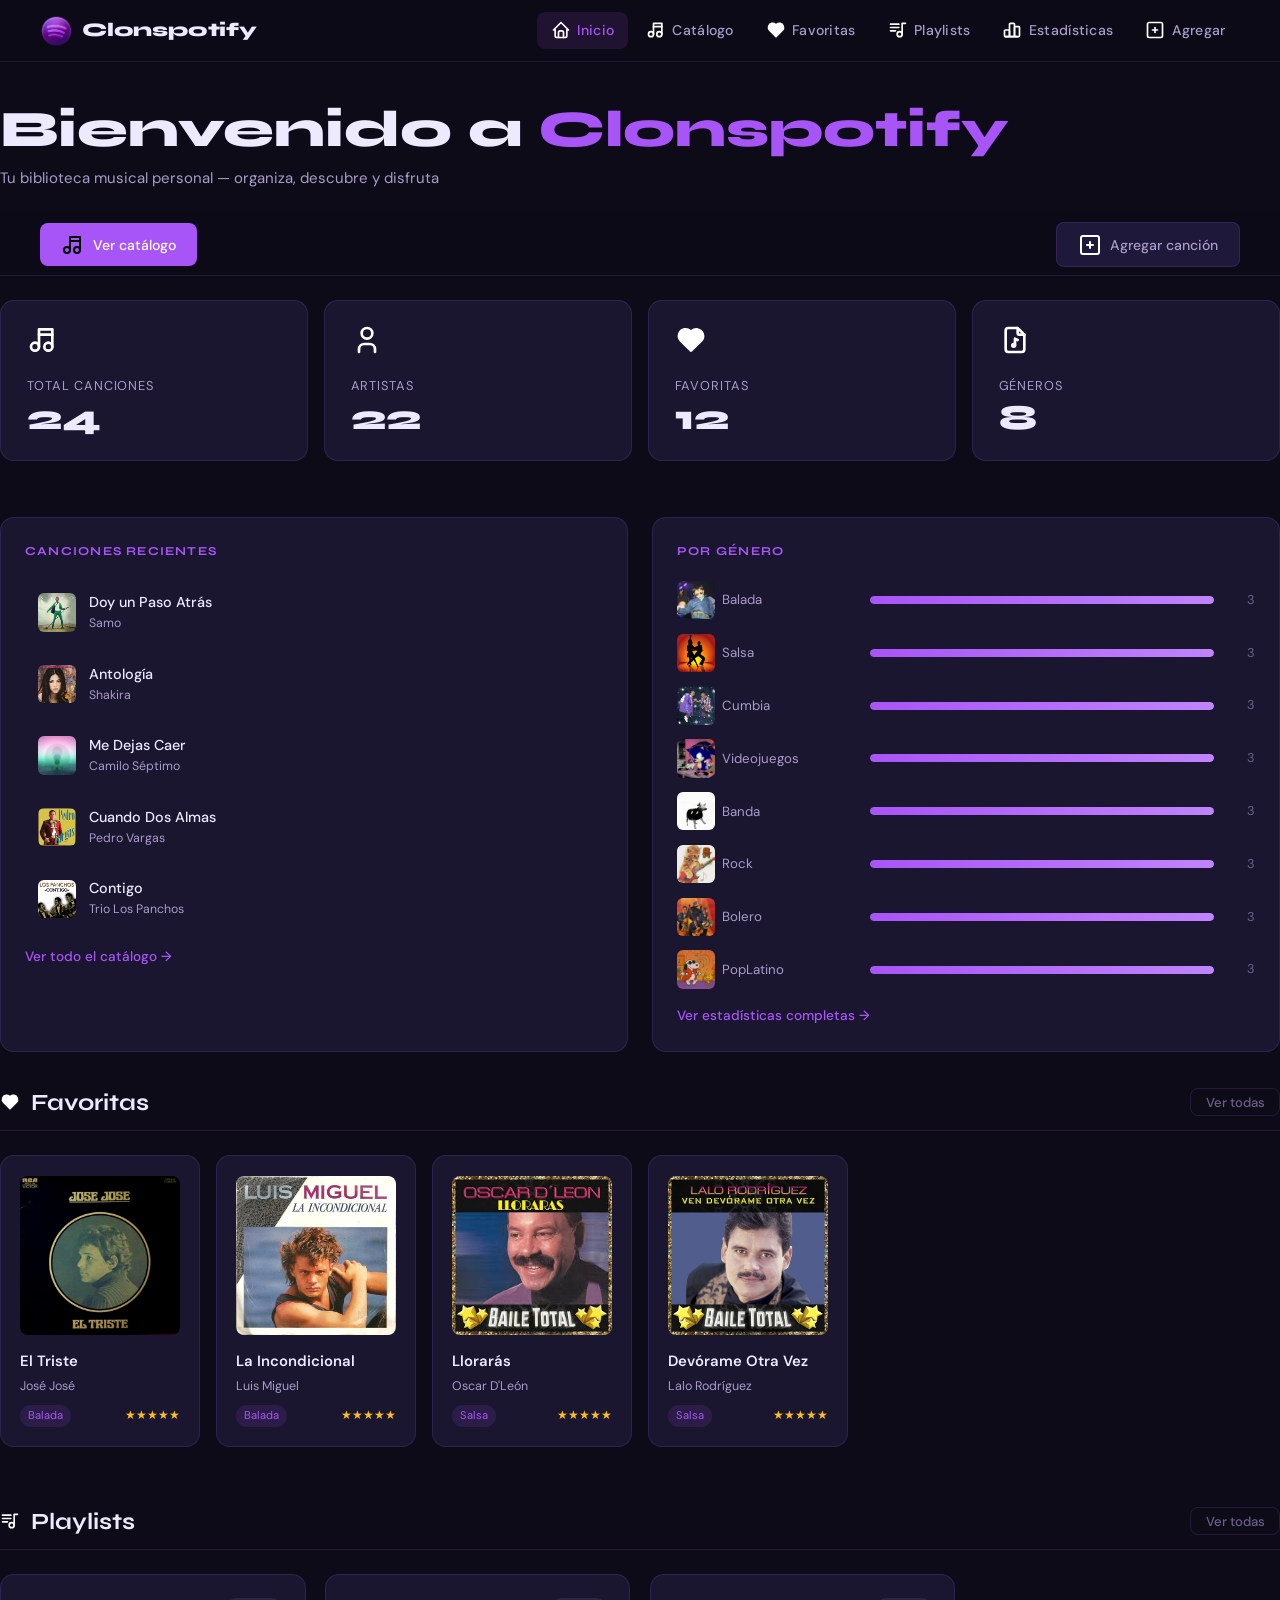
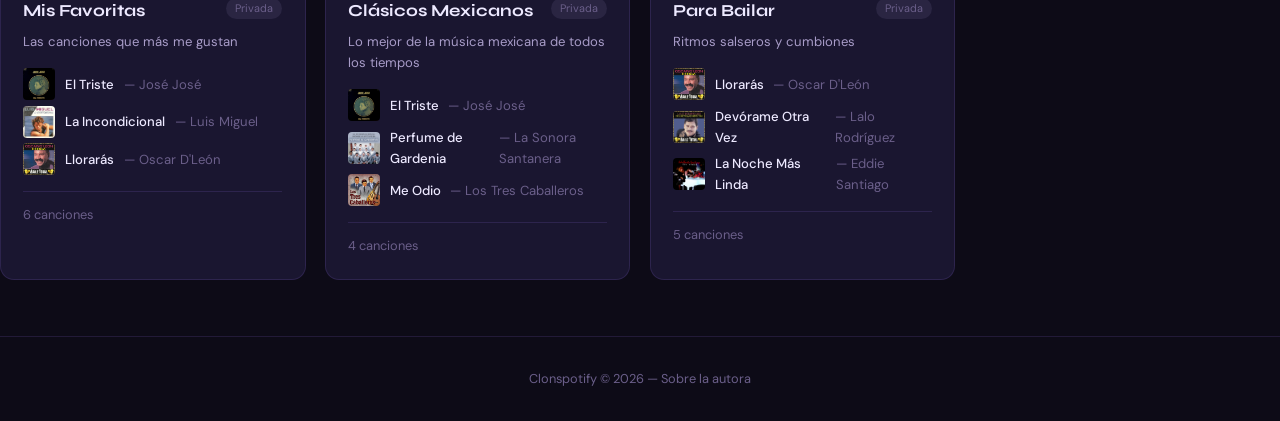
<file: index.html>
<!DOCTYPE html>
<html lang="es">

<head>

  <!-- Como vimos en clase, es para los caracteres-->
  <meta charset="UTF-8" />
  <!-- Para que se adapte a vista de dispositivos móviles-->
  <meta name="viewport" content="width=device-width, initial-scale=1.0" />

  <title>Clonspotify — Inicio</title>

  <link rel="stylesheet" href="css/styles.css" />
  
</head>

<body>

  <!-- Barra de navegación -->
  <nav>

    <!-- Logo y nombre -->
    <div class="nav-brand">
      <img src="resources/Logo.png" class="brand-logo" />
      <span class="brand-name">Clonspotify</span>
    </div>
    
    <!-- Menú hamburguesa, para cuando hagamos pequeña la vista de la página
     Funciona con los "nav-links" que declaramos más abajo-->
    <button class="nav-toggle" id="nav-toggle">☰</button>

    <ul class="nav-links" id="nav-links">
      <li><a href="index.html">        <img src="resources/home.svg" class="nav-icon"> Inicio </a></li>
      <li><a href="catalogo.html">     <img src="resources/music.svg" class="nav-icon"> Catálogo</a></li>
      <li><a href="favoritas.html">    <img src="resources/heart.svg" class="nav-icon"> Favoritas</a></li>
      <li><a href="playlists.html">    <img src="resources/playlist.svg" class="nav-icon"> Playlists</a></li>
      <li><a href="estadisticas.html"> <img src="resources/chart-bar.svg" class="nav-icon"> Estadísticas</a></li>
      <li><a href="agregar.html">      <img src="resources/square-plus.svg" class="nav-icon"> Agregar</a></li>
    </ul>

  </nav>

  <!-- BIENVENIDA -->
  <header class="hero">

    <div class="hero-text">
      <h1>Bienvenido a <span class="accent">Clonspotify</span></h1>

      <p class="subtitle">Tu biblioteca musical personal — organiza, descubre y disfruta</p>

      <nav class="hero-ctas">
        <a href="catalogo.html" class="btn btn-primary">
          <img src="resources/music.svg" class="btn-icon"> 
          Ver catálogo
        </a>

        <a href="agregar.html" class="btn btn-secondary">
          <img src="resources/square-plus.svg" class="btn-icon"> 
          Agregar canción
        </a>
      </nav>
    </div>

  </header>

  <!-- TARJETAS DE RESUMEN -->
  <section>
    <div class="stats-grid">

      <div class="stat-card">
        <img src="resources/music.svg" class="stat-icon">
        <div class="stat-label">Total canciones</div>
        <div class="stat-value" id="stat-total">—</div>
      </div>

      <div class="stat-card">
        <img src="resources/user.svg" class="stat-icon">
        <div class="stat-label">Artistas</div>
        <div class="stat-value" id="stat-artistas">—</div>
      </div>

      <div class="stat-card">
        <img src="resources/heart.svg" class="stat-icon">
        <div class="stat-label">Favoritas</div>
        <div class="stat-value" id="stat-favoritas">—</div>
      </div>

      <div class="stat-card">
        <img src="resources/file-music.svg" class="stat-icon">
        <div class="stat-label">Géneros</div>
        <div class="stat-value" id="stat-generos">—</div>
      </div>

    </div>
  </section>

  <!-- CANCIONES RECIENTES + GÉNEROS -->
  <section class="two-col">

    <div class="panel">
      <h2 class="panel-title">Canciones recientes</h2>

      <ul class="song-list" id="lista-recientes"></ul>

      <a href="catalogo.html" class="ver-todo">Ver todo el catálogo →</a>
    </div>

    <div class="panel">
      <h2 class="panel-title">Por género</h2>
      
      <div class="genre-bars" id="genre-bars"></div>
      <a href="estadisticas.html" class="ver-todo">Ver estadísticas completas →</a>
    </div>

  </section>

  <!-- FAVORITAS -->
  <section>

    <div class="section-header">
      <h2 class="section-title section-title-inline">
        <img src="resources/heart.svg" class="nav-icon s-icon"> Favoritas
      </h2>
      <a href="favoritas.html" class="btn btn-ghost btn-sm">Ver todas</a>
    </div>

    <div class="cards-grid" id="grid-favoritas-preview"></div>

  </section>

  <!-- PLAYLISTS (preview) -->
  <section>

    <div class="section-header">
      <h2 class="section-title section-title-inline">
        <img src="resources/playlist.svg" class="nav-icon s-icon"> Playlists
      </h2>
      <a href="playlists.html" class="btn btn-ghost btn-sm">Ver todas</a>
    </div>

    <div class="playlist-grid" id="playlist-preview"></div>

  </section>

  <!-- Pie de página -->
  <footer>
    <p>Clonspotify © 2026 &mdash; <a href="SobreLaAutora.html">Sobre la autora</a> </p>
  </footer>

  <script src="js/app.js"></script>
  <script src="js/index.js"></script>

</body>
</html>
</file>
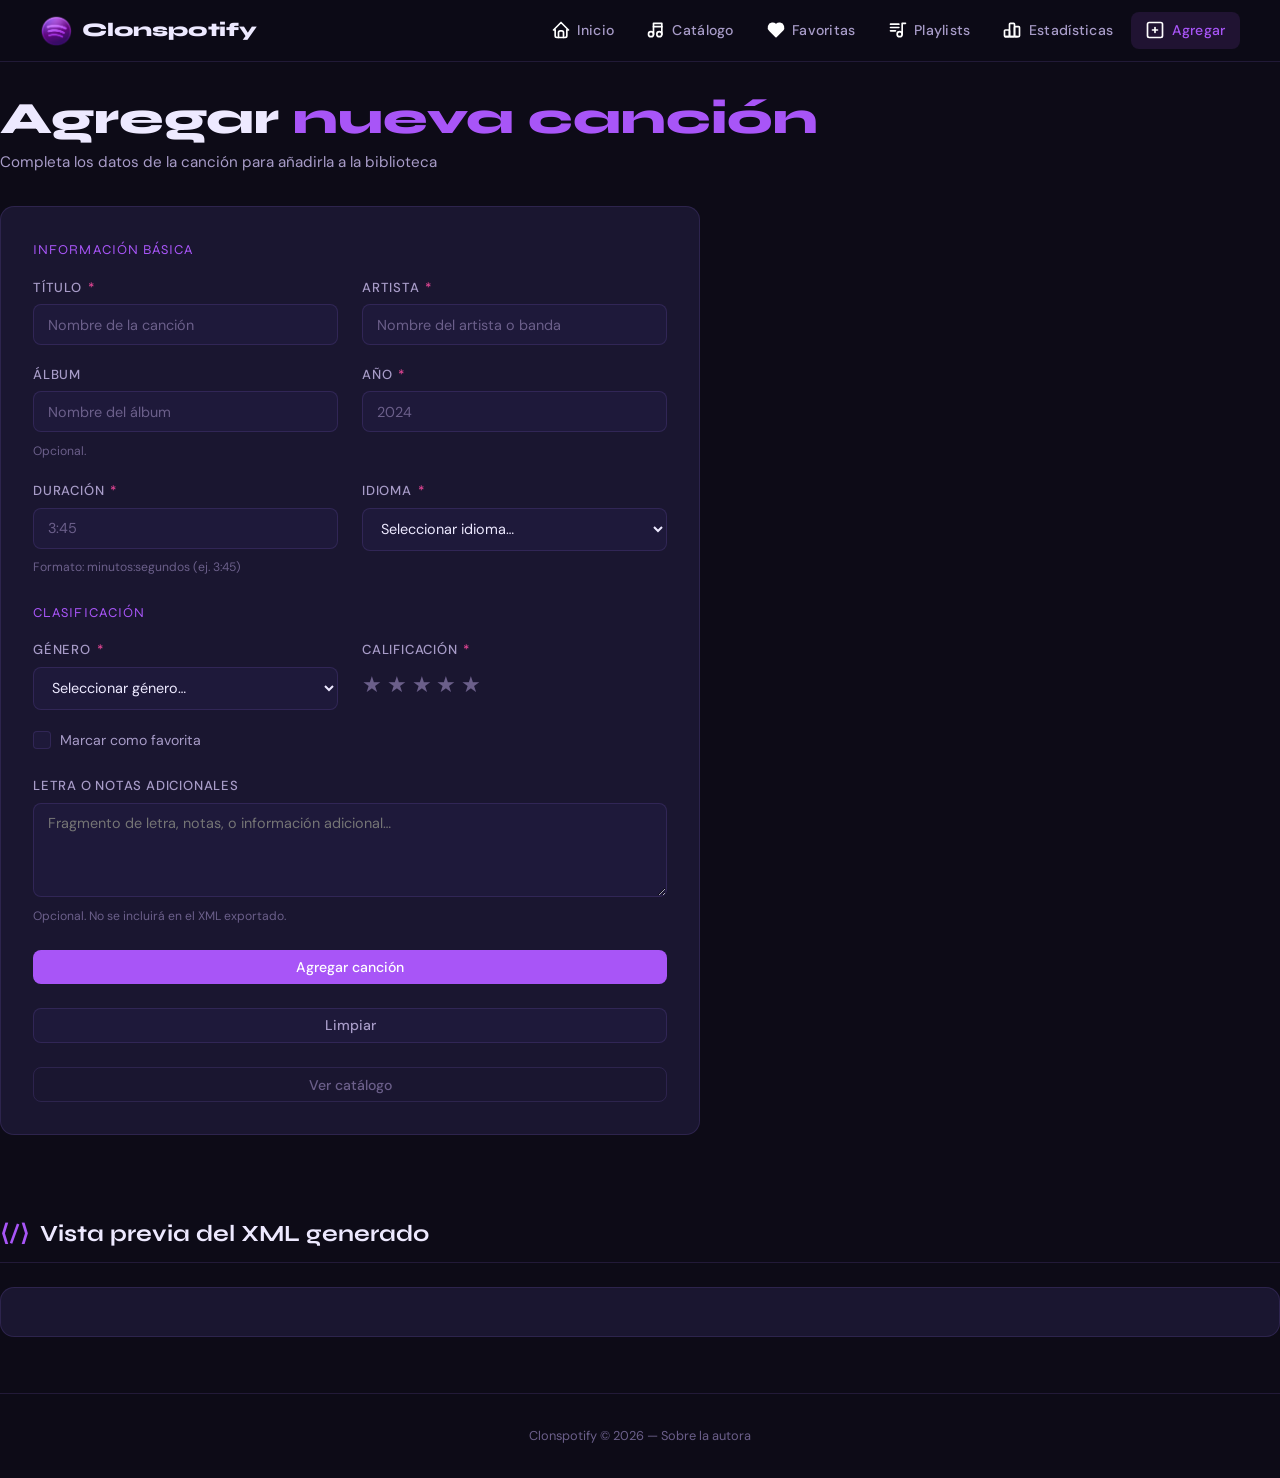
<file: agregar.html>
<!DOCTYPE html>
<html lang="es">
<head>

  <meta charset="UTF-8" />
  <meta name="viewport" content="width=device-width, initial-scale=1.0" />

  <title>Agregar canción — Clonspotify</title>

  <link rel="stylesheet" href="css/styles.css" />

</head>
<body>

  <nav>

    <div class="nav-brand">
      <img src="resources/Logo.png" class="brand-logo" />
      <span class="brand-name">Clonspotify</span>
    </div>

    <button class="nav-toggle" id="nav-toggle">☰</button>

    <ul class="nav-links" id="nav-links">
      <li><a href="index.html">        <img src="resources/home.svg"        class="nav-icon"> Inicio</a></li>
      <li><a href="catalogo.html">     <img src="resources/music.svg"       class="nav-icon"> Catálogo</a></li>
      <li><a href="favoritas.html">    <img src="resources/heart.svg"       class="nav-icon"> Favoritas</a></li>
      <li><a href="playlists.html">    <img src="resources/playlist.svg"    class="nav-icon"> Playlists</a></li>
      <li><a href="estadisticas.html"> <img src="resources/chart-bar.svg"   class="nav-icon"> Estadísticas</a></li>
      <li><a href="agregar.html">      <img src="resources/square-plus.svg" class="nav-icon"> Agregar</a></li>
    </ul>

  </nav>

  <div class="page-header">
    <h1>Agregar <span class="accent">nueva canción</span></h1>
    <p class="subtitle">Completa los datos de la canción para añadirla a la biblioteca</p>
  </div>

  <!-- ALERTAS -->
  <div class="alert alert-success" id="alert-ok" role="alert">
    <span>✓</span>
    <span>Canción agregada exitosamente. Puedes verla en el
      <a href="catalogo.html" class="alert-link">catálogo</a>.
    </span>
  </div>

  <div class="alert alert-error" id="alert-err">
    <span id="alert-err-msg"><img src="resources/alert-triangle.svg" class="nav-icon"> Por favor corrige los errores antes de continuar.</span>
  </div>

  <!-- FORMULARIO PRINCIPAL -->
  <section>

    <div class="form-card">
      <form id="form-cancion" novalidate>

        <!-- Información básica -->
        <fieldset class="form-fieldset">
          <legend class="form-fieldset-legend">Información básica</legend>
          <div class="form-grid">

            <div class="form-group">
              <label class="form-label" for="titulo">
                Título <span class="required">*</span>
              </label>
              <input class="form-input" type="text" id="titulo" name="titulo"
                     placeholder="Nombre de la canción" required />
              <span class="form-error" id="titulo-err">El título es obligatorio.</span>
            </div>

            <div class="form-group">
              <label class="form-label" for="artista">
                Artista <span class="required">*</span>
              </label>
              <input class="form-input" type="text" id="artista" name="artista"
                     placeholder="Nombre del artista o banda" required />
              <span class="form-error" id="artista-err">El artista es obligatorio.</span>
            </div>

            <div class="form-group">
              <label class="form-label" for="album">Álbum</label>
              <input class="form-input" type="text" id="album" name="album"
                     placeholder="Nombre del álbum" />
              <span class="form-hint">Opcional.</span>
            </div>

            <div class="form-group">
              <label class="form-label" for="anio">
                Año <span class="required">*</span>
              </label>
              <input class="form-input" type="number" id="anio" name="anio"
                     placeholder="2024" min="1900" max="2099" required />
              <span class="form-error" id="anio-err">Ingresa un año válido (1900–2099).</span>
            </div>

            <div class="form-group">
              <label class="form-label" for="duracion">
                Duración <span class="required">*</span>
              </label>
              <input class="form-input" type="text" id="duracion" name="duracion"
                     placeholder="3:45" pattern="^\d{1,2}:\d{2}$" required />
              <span class="form-hint">Formato: minutos:segundos (ej. 3:45)</span>
              <span class="form-error" id="duracion-err">Ingresa la duración en formato m:ss (ej. 3:45).</span>
            </div>

            <div class="form-group">
              <label class="form-label" for="idioma">
                Idioma <span class="required">*</span>
              </label>
              <select class="form-select" id="idioma" name="idioma" required>
                <option value="">Seleccionar idioma…</option>
                <option value="Español">Español</option>
                <option value="Inglés">Inglés</option>
                <option value="Otro">Otro</option>
              </select>
              <span class="form-error" id="idioma-err">Selecciona un idioma.</span>
            </div>

          </div>
        </fieldset>

        <!-- Clasificación -->
        <fieldset class="form-fieldset">
          <legend class="form-fieldset-legend">Clasificación</legend>
          <div class="form-grid">

            <div class="form-group">
              <label class="form-label" for="genero">
                Género <span class="required">*</span>
              </label>
              <select class="form-select" id="genero" name="genero" required>
                <option value="">Seleccionar género…</option>
                <option value="Balada">Balada</option>
                <option value="Salsa">Salsa</option>
                <option value="Cumbia">Cumbia</option>
                <option value="Videojuegos">Videojuegos</option>
                <option value="Banda">Banda</option>
                <option value="Rock">Rock</option>
                <option value="Bolero">Bolero</option>
                <option value="PopLatino">Pop Latino</option>
                <option value="Otro">Otro</option>
              </select>
              <span class="form-error" id="genero-err">Selecciona un género.</span>
            </div>

            <div class="form-group">
              <span class="form-label">
                Calificación <span class="required">*</span>
              </span>
              <div class="star-rating" id="star-rating-group">
                <input type="radio" id="star5" name="calificacion" value="5" />
                <label for="star5" title="5 estrellas">★</label>
                <input type="radio" id="star4" name="calificacion" value="4" />
                <label for="star4" title="4 estrellas">★</label>
                <input type="radio" id="star3" name="calificacion" value="3" />
                <label for="star3" title="3 estrellas">★</label>
                <input type="radio" id="star2" name="calificacion" value="2" />
                <label for="star2" title="2 estrellas">★</label>
                <input type="radio" id="star1" name="calificacion" value="1" />
                <label for="star1" title="1 estrella">★</label>
              </div>
              <span class="form-error" id="calificacion-err">Selecciona una calificación.</span>
            </div>

            <div class="form-group full">
              <label class="form-check" for="favorita">
                <input type="checkbox" id="favorita" name="favorita" />
                <span class="form-check-label">Marcar como favorita</span>
              </label>
            </div>

          </div>
        </fieldset>

        <!-- Notas -->
        <div class="form-group form-group--mb-lg">
          <label class="form-label" for="letra">Letra o notas adicionales</label>
          <textarea class="form-textarea" id="letra" name="letra"
                    rows="4"
                    placeholder="Fragmento de letra, notas, o información adicional…"></textarea>
          <span class="form-hint">Opcional. No se incluirá en el XML exportado.</span>
        </div>

        <!-- Acciones -->
        <div class="form-actions">
          <button type="submit" class="btn btn-primary" id="btn-guardar">
            Agregar canción
          </button>
          <button type="reset" class="btn btn-secondary" id="btn-reset">
            Limpiar
          </button>
          <a href="catalogo.html" class="btn btn-ghost">
            Ver catálogo
          </a>
        </div>

      </form>
    </div>

  </section>

  <!-- PREVIEW XML -->
  <section>
    <h2 class="section-title">
      <span class="s-icon">⟨/⟩</span> Vista previa del XML generado
    </h2>
    <div class="panel">
      <pre id="xml-preview" class="xml-preview"></pre>
    </div>
  </section>

  <!-- Pie de página -->
  <footer>
    <p>Clonspotify © 2026 &mdash; <a href="SobreLaAutora.html">Sobre la autora</a> </p>
  </footer>

  <script src="js/app.js"></script>
  <script src="js/agregar.js"></script>
</body>
</html>
</file>
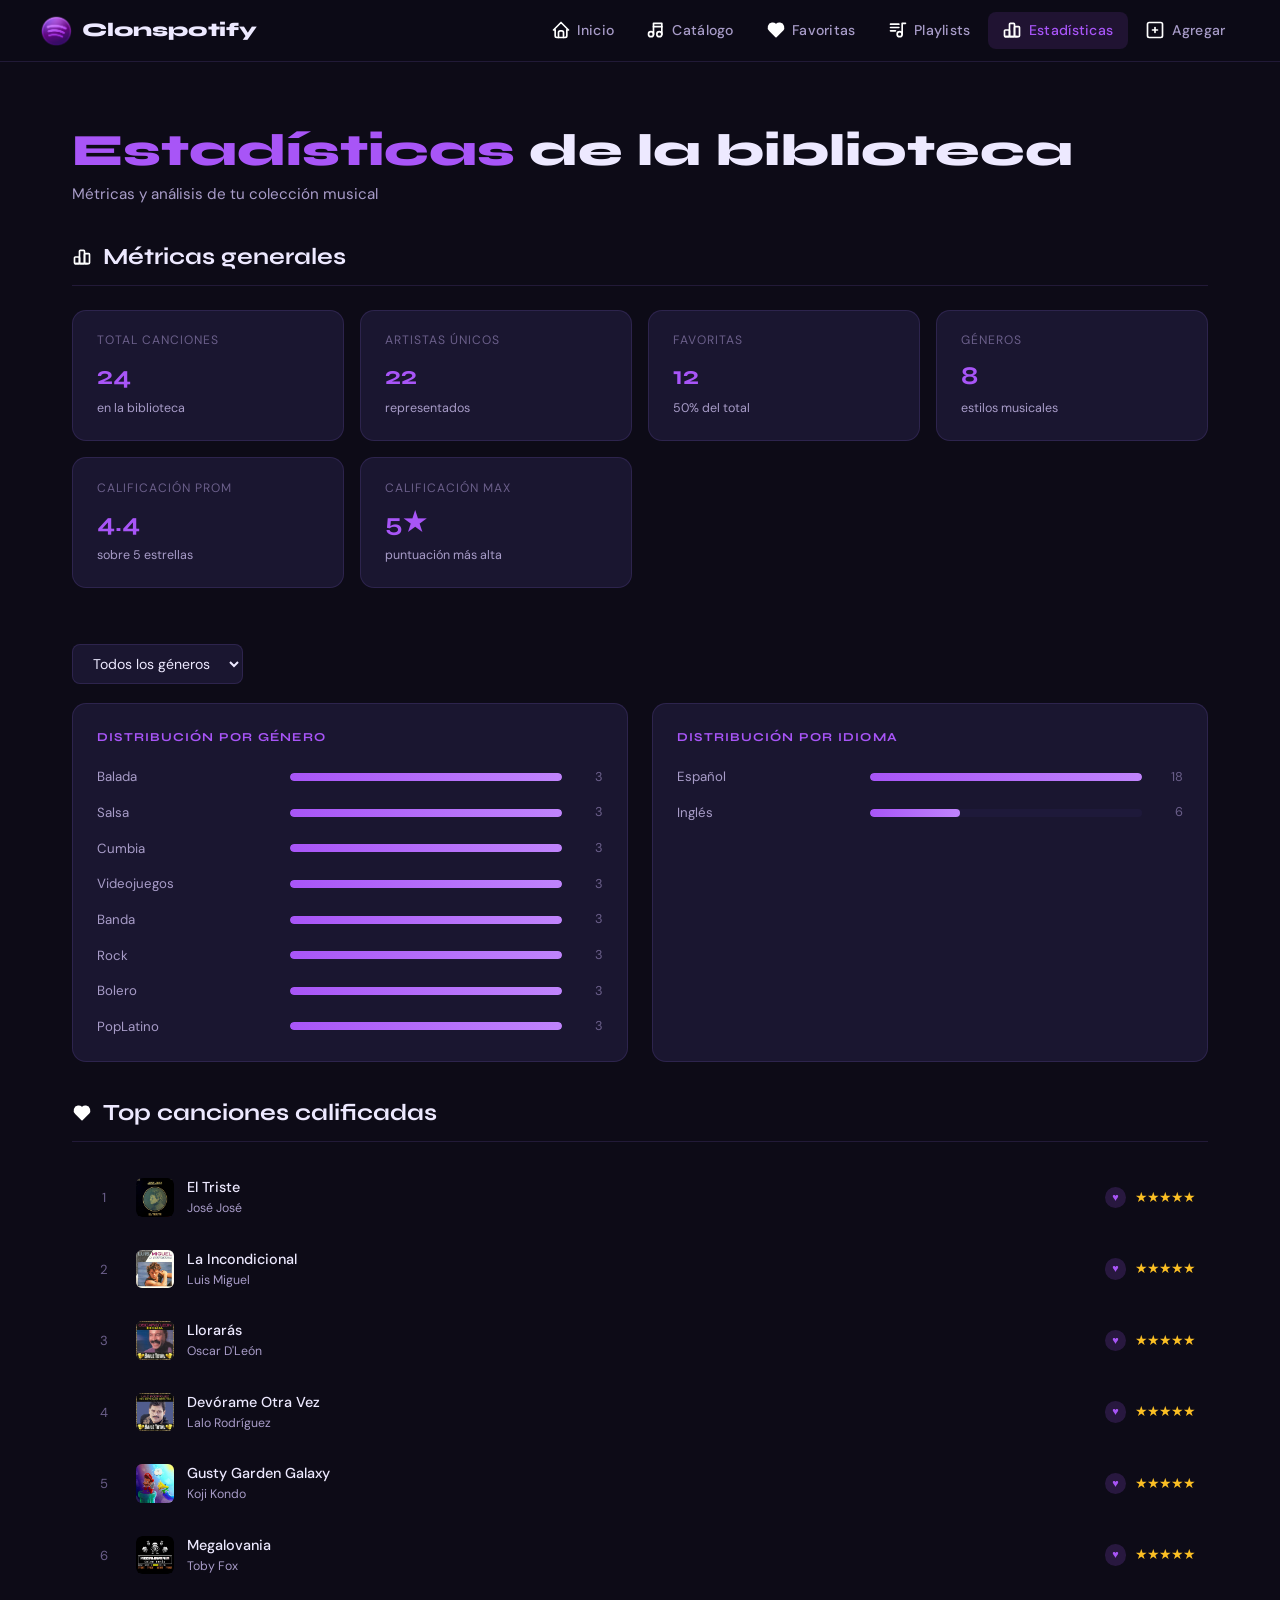
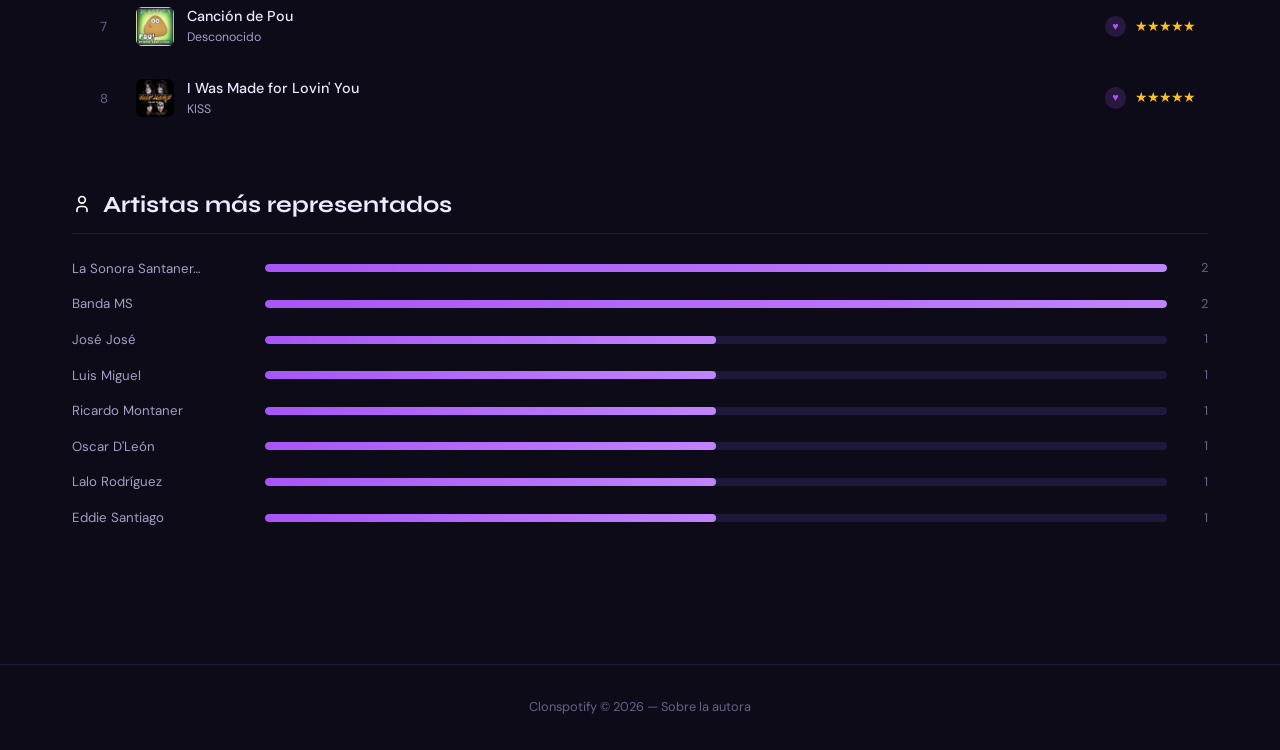
<file: estadisticas.html>
<!DOCTYPE html>
<html lang="es">
<head>

  <meta charset="UTF-8" />
  <meta name="viewport" content="width=device-width, initial-scale=1.0" />

  <title>Estadísticas — Clonspotify</title>
  <link rel="stylesheet" href="css/styles.css" />

</head>
<body>

  <nav>

    <div class="nav-brand">
      <img src="resources/Logo.png" class="brand-logo" />
      <span class="brand-name">Clonspotify</span>
    </div>

    <button class="nav-toggle" id="nav-toggle">☰</button>

    <ul class="nav-links" id="nav-links">
      <li><a href="index.html">        <img src="resources/home.svg"        class="nav-icon"> Inicio</a></li>
      <li><a href="catalogo.html">     <img src="resources/music.svg"       class="nav-icon"> Catálogo</a></li>
      <li><a href="favoritas.html">    <img src="resources/heart.svg"       class="nav-icon"> Favoritas</a></li>
      <li><a href="playlists.html">    <img src="resources/playlist.svg"    class="nav-icon"> Playlists</a></li>
      <li><a href="estadisticas.html"> <img src="resources/chart-bar.svg"   class="nav-icon"> Estadísticas</a></li>
      <li><a href="agregar.html">      <img src="resources/square-plus.svg" class="nav-icon"> Agregar</a></li>
    </ul>
  </nav>

  <main>

    <div class="page-header">
      <h1><span class="accent">Estadísticas</span> de la biblioteca</h1>
      <p class="subtitle">Métricas y análisis de tu colección musical</p>
    </div>

    <!-- MÉTRICAS PRINCIPALES -->
    <section>
      <h2 class="section-title">
        <img src="resources/chart-bar.svg" class="nav-icon s-icon"> Métricas generales
      </h2>
      <div class="stats-detail" id="metricas-grid"></div>
    </section>

    <!-- FILTRO POR GÉNERO -->
    <div class="filter-bar">
      <select id="filtro-stats-genero">
        <option value="">Todos los géneros</option>
      </select>
      <span class="results-count" id="stats-scope"></span>
    </div>

    <!-- GÉNEROS + IDIOMAS -->
    <div class="two-col">

      <div class="panel">
        <h2 class="panel-title">Distribución por género</h2>
        <div class="genre-bars" id="genre-bars-stats"></div>
      </div>

      <div class="panel">
        <h2 class="panel-title">Distribución por idioma</h2>
        <div class="genre-bars" id="idioma-bars"></div>
      </div>
      
    </div>

    <!-- TOP CANCIONES -->
    <section>
      <h2 class="section-title">
        <img src="resources/heart.svg" class="nav-icon s-icon"> Top canciones calificadas
      </h2>
      <ul class="song-list" id="top-canciones"></ul>
    </section>

    <!-- ARTISTAS MÁS REPRESENTADOS -->
    <section>
      <h2 class="section-title">
        <img src="resources/user.svg" class="nav-icon s-icon"> Artistas más representados
      </h2>
      <div class="genre-bars" id="artistas-bars"></div>
    </section>

  </main>

  <!-- Pie de página -->
  <footer>
    <p>Clonspotify © 2026 &mdash; <a href="SobreLaAutora.html">Sobre la autora</a> </p>
  </footer>

  <script src="js/app.js"></script>
  <script src="js/estadisticas.js"></script>
</body>
</html>
</file>
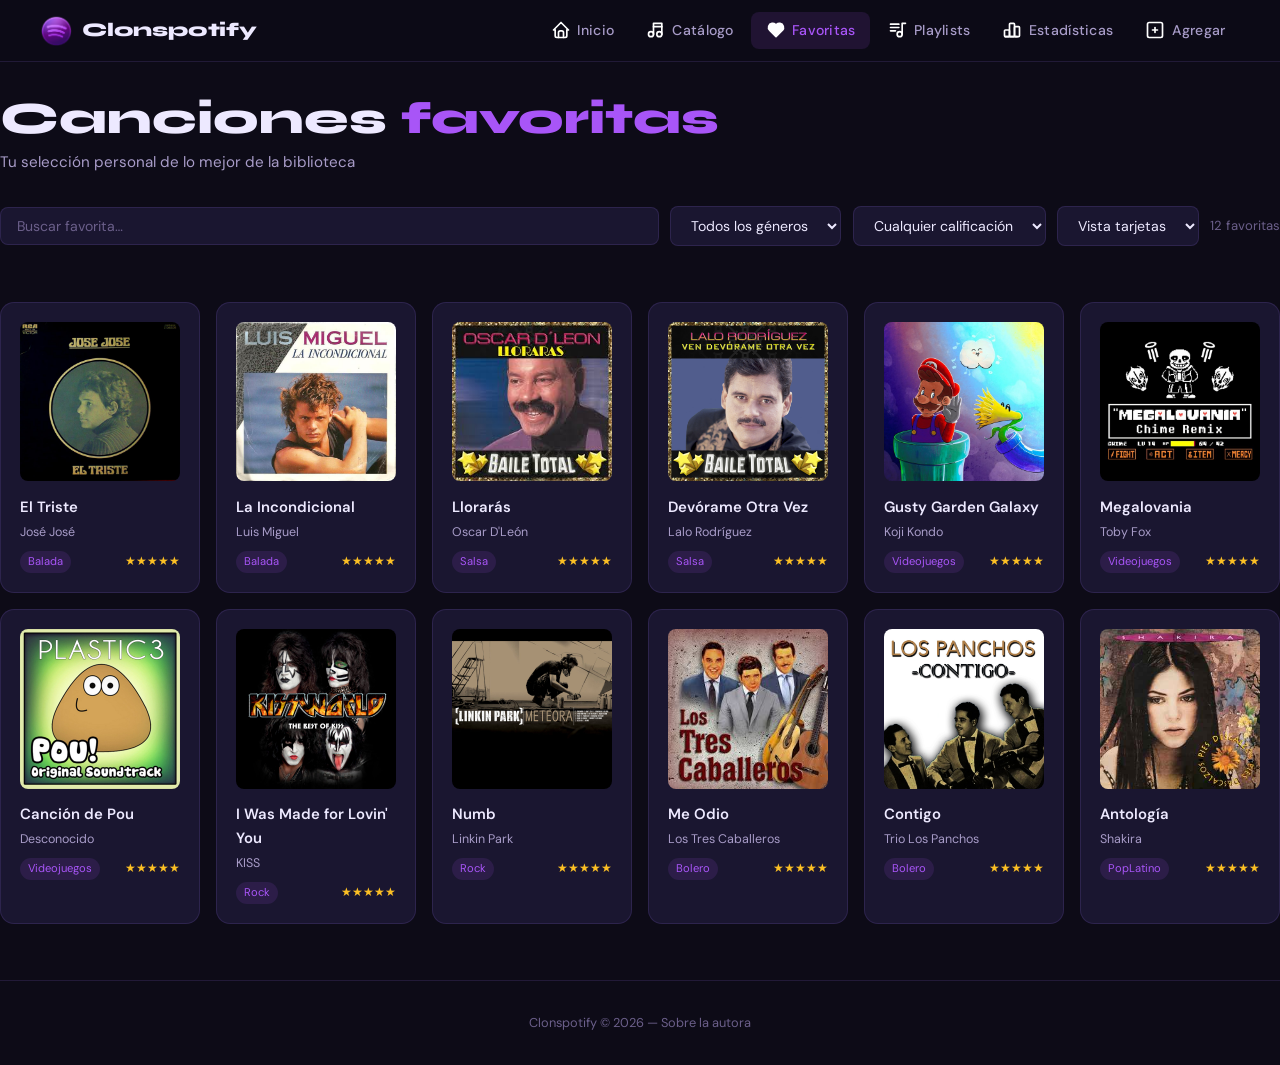
<file: favoritas.html>
<!DOCTYPE html>
<html lang="es">
<head>

  <meta charset="UTF-8" />
  <meta name="viewport" content="width=device-width, initial-scale=1.0" />

  <title>Favoritas — Clonspotify</title>

  <link rel="stylesheet" href="css/styles.css" />

</head>
<body>

  <nav>

    <div class="nav-brand">
      <img src="resources/Logo.png" class="brand-logo" />
      <span class="brand-name">Clonspotify</span>
    </div>

    <button class="nav-toggle" id="nav-toggle">☰</button>

    <ul class="nav-links" id="nav-links">
      <li><a href="index.html">        <img src="resources/home.svg"        class="nav-icon"> Inicio</a></li>
      <li><a href="catalogo.html">     <img src="resources/music.svg"       class="nav-icon"> Catálogo</a></li>
      <li><a href="favoritas.html">    <img src="resources/heart.svg"       class="nav-icon"> Favoritas</a></li>
      <li><a href="playlists.html">    <img src="resources/playlist.svg"    class="nav-icon"> Playlists</a></li>
      <li><a href="estadisticas.html"> <img src="resources/chart-bar.svg"   class="nav-icon"> Estadísticas</a></li>
      <li><a href="agregar.html">      <img src="resources/square-plus.svg" class="nav-icon"> Agregar</a></li>
    </ul>

  </nav>

  <div class="page-header">
    <h1>Canciones <span class="accent">favoritas</span></h1>
    <p class="subtitle">Tu selección personal de lo mejor de la biblioteca</p>
  </div>

  <!-- FILTROS -->
  <section>
    <div class="filter-bar">
      <input type="search" id="buscar-fav"
             placeholder="Buscar favorita…"
             autocomplete="off" />

      <select id="filtro-fav-genero">
        <option value="">Todos los géneros</option>
      </select>

      <select id="filtro-fav-estrellas">
        <option value="">Cualquier calificación</option>
        <option value="5">★★★★★ 5 estrellas</option>
        <option value="4">★★★★☆ 4+</option>
        <option value="3">★★★☆☆ 3+</option>
      </select>

      <select id="vista-fav">
        <option value="cards">Vista tarjetas</option>
        <option value="lista">Vista lista</option>
      </select>

      <span class="results-count" id="fav-count">0 favoritas</span>
    </div>
  </section>

  <!-- CONTENEDOR DE FAVORITAS -->
  <section>
    <div id="contenedor-favoritas"></div>
  </section>

  <!-- Pie de página -->
  <footer>
    <p>Clonspotify © 2026 &mdash; <a href="SobreLaAutora.html">Sobre la autora</a> </p>
  </footer>

  <script src="js/app.js"></script>
  <script src="js/favoritas.js"></script>
</body>
</html>
</file>
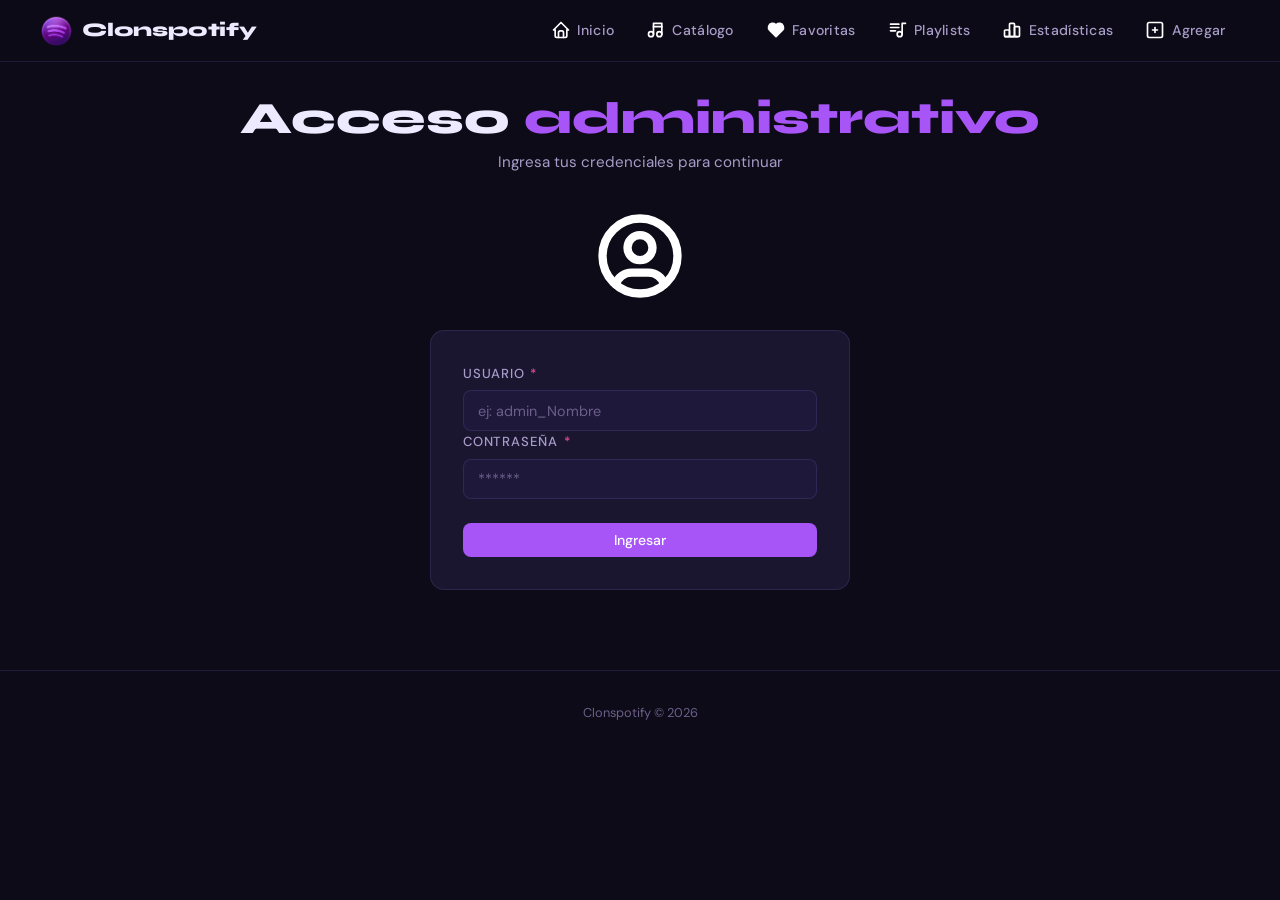
<file: login.html>
<!DOCTYPE html>
<html lang="es">

<head>

  <!-- Como vimos en clase, es para los caracteres-->
  <meta charset="UTF-8" />
  <!-- Para que se adapte a vista de dispositivos móviles-->
  <meta name="viewport" content="width=device-width, initial-scale=1.0" />

  <title>Login — Clonspotify</title>

  <link rel="stylesheet" href="css/styles.css" />
  
</head>

<body>

  <!-- Barra de navegación -->
  <nav>

    <!-- Logo y nombre -->
      <div class="nav-brand">
        <img src="resources/Logo.png" class="brand-logo" />
        <span class="brand-name">Clonspotify</span>
      </div>
    
    <!-- Menú hamburguesa, para cuando hagamos pequeña la vista de la página
     Funciona con los "nav-links" que declaramos más abajo-->
    <button class="nav-toggle" id="nav-toggle">☰</button>

    <ul class="nav-links" id="nav-links">
      <li><a href="index.html">        <img src="resources/home.svg" class="nav-icon"> Inicio </a></li>
      <li><a href="catalogo.html">     <img src="resources/music.svg" class="nav-icon"> Catálogo</a></li>
      <li><a href="favoritas.html">    <img src="resources/heart.svg" class="nav-icon"> Favoritas</a></li>
      <li><a href="playlists.html">    <img src="resources/playlist.svg" class="nav-icon"> Playlists</a></li>
      <li><a href="estadisticas.html"> <img src="resources/chart-bar.svg" class="nav-icon"> Estadísticas</a></li>
      <li><a href="agregar.html">      <img src="resources/square-plus.svg" class="nav-icon"> Agregar</a></li>
    </ul>

  </nav>

    <header class="page-header" style="text-align:center">
      <h1>Acceso <span class="accent">administrativo</span></h1>
      <p class="subtitle">Ingresa tus credenciales para continuar</p>
    </header>

    <!-- Alertas -->

    <!-- Acceso incorrecto-->
    <div class="alert alert-error" id="alert-err">
      <img src="resources/alert-triangle.svg" class="alert-icon">
      <span id="alert-err-msg">Usuario o contraseña incorrectos.</span>
    </div>
    
    <!-- Sección general del login-->
    <section class="login-section">

      <div class="login-avatar">
        <img src="resources/user-circle.svg">
      </div>

      <div class="form-card">
        
        <!-- Todo lo que va dentro del card del login-->
        <form id="form-login" novalidate>

          <!-- Para ingresar el usuario dentro del login-->
          <div class="form-group">

            <!-- el FOR "usuario" sirve para que, si damos clic sobre ese texto, el cursos se vaya a la caja que le corresponde
             para ingresar el usuario-->
            <label class="form-label" for="usuario">
              Usuario <span class="required">*</span>
            </label>

            <input class="form-input" type="text" id="usuario" placeholder="ej: admin_Nombre"/> 
            <span class="form-error" id="usuario-err" >El usuario es obligatorio.</span>

          </div>

          <!-- Para ingresar la contraseña dentro del login-->
          <div class="form-group">

            <label class="form-label" for="password">
              Contraseña <span class="required">*</span>
            </label>

            <input class="form-input" type="password" id="password" placeholder="******"/>
            <span class="form-error" id="password-err">La contraseña es obligatoria.</span>
          </div>

          <!-- Para el botón de "Ingresar" en el formulario-->
          <div class="form-actions">
            <!-- type="submit" es para al hacer click, con el JS se dispare el evento del click-->
            <button type="submit" class="btn btn-primary" id="btn-ingresar" >
              Ingresar
            </button>
          </div>

        </form>
      </div>
    </section>

  <!-- Pie de página -->
  <footer>
    <p>Clonspotify © 2026</p>
  </footer>

  <script src="js/app.js"></script>
  <script src="js/login.js"></script>

</body>
</html>
</file>
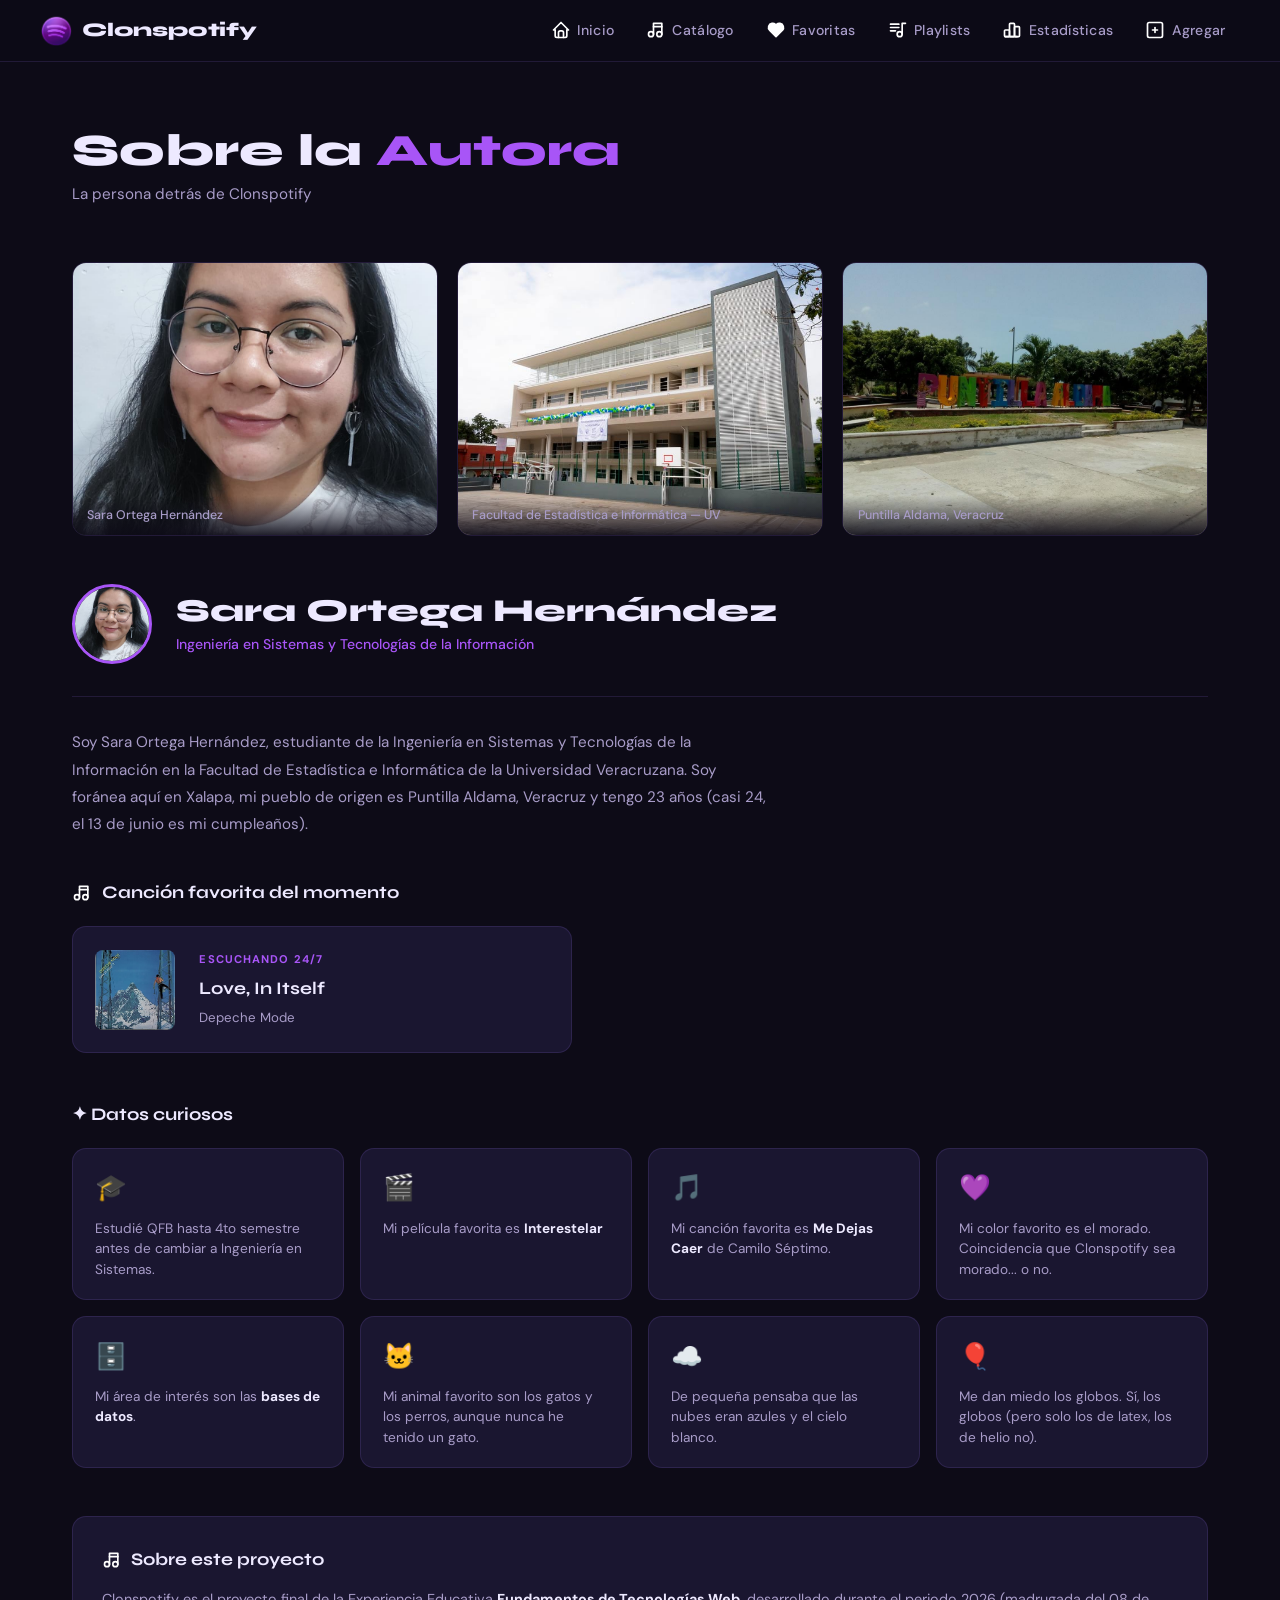
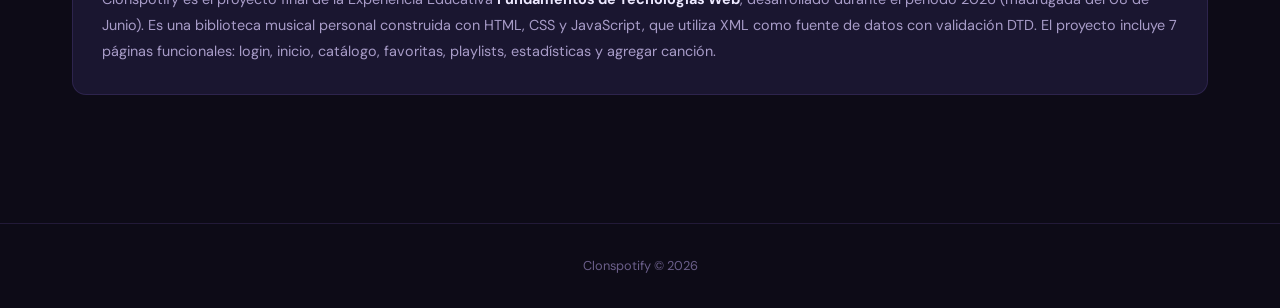
<file: SobreLaAutora.html>
<!DOCTYPE html>
<html lang="es">

<head>
  <!-- Como vimos en clase, es para los caracteres-->
  <meta charset="UTF-8" />
  <!-- Para que se adapte a vista de dispositivos móviles-->
  <meta name="viewport" content="width=device-width, initial-scale=1.0" />

  <title>Sobre la Autora — Clonspotify</title>

  <link rel="stylesheet" href="css/styles.css" />


</head>

<body>

  <!-- Barra de navegación -->
  <nav>

    <!-- Logo y nombre -->
    <div class="nav-brand">
      <img src="resources/Logo.png" class="brand-logo" />
      <span class="brand-name">Clonspotify</span>
    </div>

    <button class="nav-toggle" id="nav-toggle">☰</button>

    <ul class="nav-links" id="nav-links">
      <li><a href="index.html">        <img src="resources/home.svg" class="nav-icon"> Inicio </a></li>
      <li><a href="catalogo.html">     <img src="resources/music.svg" class="nav-icon"> Catálogo</a></li>
      <li><a href="favoritas.html">    <img src="resources/heart.svg" class="nav-icon"> Favoritas</a></li>
      <li><a href="playlists.html">    <img src="resources/playlist.svg" class="nav-icon"> Playlists</a></li>
      <li><a href="estadisticas.html"> <img src="resources/chart-bar.svg" class="nav-icon"> Estadísticas</a></li>
      <li><a href="agregar.html">      <img src="resources/square-plus.svg" class="nav-icon"> Agregar</a></li>
    </ul>

  </nav>

  <!-- Contenido principal -->
  <div style="max-width:1200px;margin:0 auto;padding:2rem 2rem 5rem;">


    <!-- Encabezado -->
    <header class="page-header" style="margin-bottom:2rem;">
      <h1>Sobre la <span class="accent">Autora</span></h1>
      <p class="subtitle">La persona detrás de Clonspotify</p>
    </header>

    <!-- Galería de fotos -->
    <div class="foto-grid">

      <div class="foto-card">
        <img src="resources/Sara.jpeg" alt="Sara Ortega Hernández">
        <div class="foto-label">Sara Ortega Hernández</div>
      </div>

      <div class="foto-card">
        <img src="resources/FEI.jpg" alt="Facultad de Estadística e Informática">
        <div class="foto-label">Facultad de Estadística e Informática — UV</div>
      </div>

      <div class="foto-card">
        <img src="resources/Puntilla.jpg" alt="Puntilla Aldama">
        <div class="foto-label">Puntilla Aldama, Veracruz</div>
      </div>

    </div>

    <!-- Presentación -->
    <div class="autora-header">
      <img src="resources/Sara.jpeg" class="autora-avatar" alt="Sara">
      <div>
        <div class="autora-nombre">Sara Ortega Hernández</div>
        <div class="autora-carrera">Ingeniería en Sistemas y Tecnologías de la Información</div>
      </div>
    </div>

    <p class="autora-bio">
      Soy Sara Ortega Hernández, estudiante de la Ingeniería en Sistemas y Tecnologías de la Información 
      en la Facultad de Estadística e Informática de la Universidad Veracruzana. Soy foránea aquí en Xalapa, 
      mi pueblo de origen es Puntilla Aldama, Veracruz y tengo 23 años (casi 24, el 13 de junio es mi cumpleaños).
    </p>

    <!-- Canción favorita del momento -->
    <h2 class="curiosidades-titulo">
      <img src="resources/music.svg" class="nav-icon">Canción favorita del momento
    </h2>

    <div class="cancion-favorita">
      <img src="resources/LoveInItSelf.jpg" class="cancion-portada" alt="Love, In Itself">
      <div>
        <div class="cancion-info-label">Escuchando 24/7</div>
        <div class="cancion-titulo">Love, In Itself</div>
        <div class="cancion-artista">Depeche Mode</div>
      </div>
    </div>

    <!-- Datos curiosos -->
    <h2 class="curiosidades-titulo">
      ✦ Datos curiosos
    </h2>

    <div class="curiosidades-grid">

      <div class="curiosidad-card">
        <span class="curiosidad-emoji">🎓</span>
        <div class="curiosidad-texto">Estudié QFB hasta 4to semestre antes de cambiar a Ingeniería en Sistemas.</div>
      </div>

      <div class="curiosidad-card">
        <span class="curiosidad-emoji">🎬</span>
        <div class="curiosidad-texto">Mi película favorita es <strong style="color:var(--text)">Interestelar</strong></div>
      </div>

      <div class="curiosidad-card">
        <span class="curiosidad-emoji">🎵</span>
        <div class="curiosidad-texto">Mi canción favorita es <strong style="color:var(--text)">Me Dejas Caer</strong> de Camilo Séptimo.</div>
      </div>

      <div class="curiosidad-card">
        <span class="curiosidad-emoji">💜</span>
        <div class="curiosidad-texto">Mi color favorito es el morado. Coincidencia que Clonspotify sea morado... o no.</div>
      </div>

      <div class="curiosidad-card">
        <span class="curiosidad-emoji">🗄️</span>
        <div class="curiosidad-texto">Mi área de interés son las <strong style="color:var(--text)">bases de datos</strong>.</div>
      </div>

      <div class="curiosidad-card">
        <span class="curiosidad-emoji">🐱</span>
        <div class="curiosidad-texto">Mi animal favorito son los gatos y los perros, aunque nunca he tenido un gato.</div>
      </div>

      <div class="curiosidad-card">
        <span class="curiosidad-emoji">☁️</span>
        <div class="curiosidad-texto">De pequeña pensaba que las nubes eran azules y el cielo blanco.</div>
      </div>

      <div class="curiosidad-card">
        <span class="curiosidad-emoji">🎈</span>
        <div class="curiosidad-texto">Me dan miedo los globos. Sí, los globos (pero solo los de latex, los de helio no).</div>
      </div>

    </div>

    <!-- Sobre el proyecto -->
    <div class="proyecto-panel">
      <h2>
        <img src="resources/music.svg" class="nav-icon"> Sobre este proyecto
      </h2>
      <p>
        Clonspotify es el proyecto final de la Experiencia Educativa 
        <strong style="color:var(--text)">Fundamentos de Tecnologías Web</strong>, 
        desarrollado durante el periodo 2026 (madrugada del 08 de Junio). Es una biblioteca musical personal construida con HTML, CSS y JavaScript, 
        que utiliza XML como fuente de datos con validación DTD. El proyecto incluye 7 páginas funcionales: 
        login, inicio, catálogo, favoritas, playlists, estadísticas y agregar canción.
      </p>
    </div>

  </div>

  <!-- Pie de página -->
  <footer>
    <p>Clonspotify © 2026</p>
  </footer>

  <script src="js/app.js"></script>

</body>
</html>
</file>
<file: css/styles.css>
/* 
   Estilos globales
   Fuentes: Syne (títulos) + DM Sans (cuerpo)
*/

@import url('https://fonts.googleapis.com/css2?family=Syne:wght@400;600;700;800&family=DM+Sans:ital,opsz,wght@0,9..40,300;0,9..40,400;0,9..40,500;1,9..40,300&display=swap');


/* RESET & VARIABLES */

/* Elimina márgenes y padding por defecto del navegador */
*, *::before, *::after { box-sizing: border-box; margin: 0; padding: 0; }

/*
 * Variables globales — se usan en todo el CSS con var(--nombre)
 * Cambiar un valor aquí lo actualiza en toda la app.
 *
 * bg  = background
 * -h  = hover
 * -d  = dark, -l = light
 */
:root {
  /* Fondos */
  --bg:        #0d0b17;
  --bg2:       #161228;
  --bg3:       #1e193a;
  --card:      #1a1630;
  --card-hover:#201c38;

  /* Bordes */
  --border:    rgba(160,120,255,0.14);
  --border-h:  rgba(160,120,255,0.4);

  /* Colores de acento */
  --purple:    #a855f7;
  --purple-d:  #7c3aed;
  --purple-l:  #c084fc;
  --cyan:      #22d3ee;
  --pink:      #ec4899;
  --green:     #34d399;
  --amber:     #fbbf24;

  /* Texto (principal → secundario → tenue) */
  --text:      #ede9ff;
  --text2:     #a89cc8;
  --text3:     #6b5f8a;

  /* Bordes redondeados */
  --radius:    14px;
  --radius-sm: 8px;
  --radius-xs: 5px;

  /* Tipografía */
  --font-head: 'Syne', sans-serif;
  --font-body: 'DM Sans', sans-serif;

  /* Animaciones */
  --ease:       cubic-bezier(0.4,0,0.2,1);
  --transition: 0.22s var(--ease);

  /* Altura del nav, se reutiliza en varias partes */
  --nav-h: 62px;
}

/* Scroll suave al navegar por anclas */
html { scroll-behavior: smooth; }

body {
  background: var(--bg);
  color: var(--text);
  font-family: var(--font-body);
  font-size: 15px;
  line-height: 1.6;
  min-height: 100vh;
  -webkit-font-smoothing: antialiased;
}

/* Scrollbar personalizada (solo Chrome/Safari) */
::-webkit-scrollbar { width: 6px; }
::-webkit-scrollbar-track { background: var(--bg2); }
::-webkit-scrollbar-thumb { background: var(--border-h); border-radius: 99px; }


/* ACCESIBILIDAD */

/* Muestra el anillo de foco solo al navegar con teclado */
:focus-visible {
  outline: 2px solid var(--purple);
  outline-offset: 3px;
  border-radius: var(--radius-xs);
}

/* Enlace para saltar al contenido, aparece al presionar Tab */
.skip-link {
  position: absolute;
  top: -100px;
  left: 1rem;
  background: var(--purple);
  color: #fff;
  padding: 0.5rem 1.2rem;
  border-radius: var(--radius-sm);
  font-weight: 600;
  z-index: 9999;
  transition: top 0.2s;
  text-decoration: none;
}

.skip-link:focus { top: 1rem; }

/*  NAV  */

/* Se queda pegado arriba al hacer scroll, con efecto de vidrio */
nav {
  position: sticky;
  top: 0;
  z-index: 100;
  display: flex;
  align-items: center;
  justify-content: space-between;
  padding: 0 2.5rem;
  height: var(--nav-h);
  background: rgba(13, 11, 23, 0.88);
  backdrop-filter: blur(18px);
  border-bottom: 1px solid var(--border);
}

/* Logo + nombre "Clonspotify" */
.nav-brand {
  display: flex;
  align-items: center;
  gap: 10px;
  font-family: var(--font-head);
  font-size: 1.2rem;
  font-weight: 800;
  color: var(--text);
  text-decoration: none;
  letter-spacing: -0.01em;
}
.nav-brand:hover { color: var(--purple-l); }

.brand-logo {
  width: 32px;
  height: 32px;
  object-fit: contain;
}

/* Lista de enlaces del nav */
.nav-links {
  display: flex;
  list-style: none;
  gap: 0.2rem;
}

.nav-links a {
  display: flex;
  align-items: center;
  gap: 0.4rem;
  color: var(--text2);
  text-decoration: none;
  font-size: 0.88rem;
  font-weight: 500;
  letter-spacing: 0.02em;
  padding: 0.45rem 0.9rem;
  border-radius: var(--radius-sm);
  transition: color var(--transition), background var(--transition);
}
.nav-links a:hover  { color: var(--text); background: var(--bg3); }
/* .active lo agrega JS según la página actual */
.nav-links a.active { color: var(--purple); background: rgba(168,85,247,0.12); }

/* Íconos SVG del nav — el filter los convierte a blanco */
.nav-icon {
  width: 20px;
  height: 20px;
  object-fit: contain;
  filter: brightness(0) invert(1);
}

/* Botón hamburguesa, solo visible en móvil */
.nav-toggle {
  display: none;
  background: none;
  border: none;
  color: var(--text2);
  font-size: 1.4rem;
  cursor: pointer;
  padding: 0.3rem;
}

/* Nav en móvil: menú desplegable vertical */
@media (max-width: 768px) {
  nav { padding: 0 1.2rem; }
  .nav-toggle { display: block; }
  .nav-links {
    display: none;
    position: absolute;
    top: var(--nav-h);
    left: 0; right: 0;
    background: var(--bg2);
    border-bottom: 1px solid var(--border);
    flex-direction: column;
    padding: 0.8rem;
    gap: 0.2rem;
  }
  /* JS agrega esta clase al hacer clic en la hamburguesa */
  .nav-links.open { display: flex; }
}


/* LAYOUT */

/* Contenedor central con ancho máximo */
main {
  max-width: 1200px;
  margin: 0 auto;
  padding: 2rem 2rem 5rem;
}

section { margin-bottom: 3.5rem; }

/* Título de sección con línea inferior */
.section-title {
  font-family: var(--font-head);
  font-size: 1.45rem;
  font-weight: 700;
  color: var(--text);
  margin-bottom: 1.5rem;
  padding-bottom: 0.6rem;
  border-bottom: 1px solid var(--border);
  display: flex;
  align-items: center;
  gap: 0.7rem;
}
.section-title .s-icon { color: var(--purple); }

/* Encabezado con título izquierda + botón derecha */
.section-header {
  display: flex;
  align-items: center;
  justify-content: space-between;
  margin-bottom: 1.5rem;
  padding-bottom: 0.6rem;
  border-bottom: 1px solid var(--border);
}

/* Variante del título para usar dentro de .section-header */
.section-title-inline {
  margin-bottom: 0;
  border: none;
  padding: 0;
}

/* Encabezado grande de cada página (h1) */
.page-header {
  padding: 2rem 0 1.5rem;
  margin-bottom: 0.5rem;
}
.page-header h1 {
  font-family: var(--font-head);
  font-size: clamp(1.8rem, 4vw, 2.8rem);
  font-weight: 800;
  color: var(--text);
  line-height: 1.1;
}
/* Parte del título en morado */
.page-header h1 .accent  { color: var(--purple); }
.page-header .subtitle   { color: var(--text2); margin-top: 0.4rem; font-size: 0.95rem; }

/* Dos columnas iguales, colapsa a una en móvil */
.two-col { display: grid; grid-template-columns: 1fr 1fr; gap: 1.5rem; margin-bottom: 2rem; }
@media (max-width: 700px) { .two-col { grid-template-columns: 1fr; } }


/* BOTONES */

.btn {
  display: inline-flex;
  align-items: center;
  gap: 0.5rem;
  padding: 0.6rem 1.3rem;
  border-radius: var(--radius-sm);
  font-family: var(--font-body);
  font-size: 0.88rem;
  font-weight: 500;
  cursor: pointer;
  transition: all var(--transition);
  text-decoration: none;
  border: none;
  line-height: 1;
}

/* Botón principal */
.btn-primary { background: var(--purple); color: #fff; }
.btn-primary:hover { background: var(--purple-d); transform: translateY(-1px); }

/* Botón secundario */
.btn-secondary { background: var(--bg3); color: var(--text2); border: 1px solid var(--border); }
.btn-secondary:hover { border-color: var(--border-h); color: var(--text); background: var(--card-hover); }

/* Botón pequeño */
.btn-sm { padding: 0.4rem 0.9rem; font-size: 0.82rem; }

/* Botón fantasma (solo borde) */
.btn-ghost { background: transparent; color: var(--text3); border: 1px solid var(--border); }
.btn-ghost:hover { color: var(--purple); border-color: var(--purple); }


/* PANELES */

.panel {
  background: var(--card);
  border: 1px solid var(--border);
  border-radius: var(--radius);
  padding: 1.5rem;
}

/* Etiqueta tipo "eyebrow" dentro del panel */
.panel-title {
  font-family: var(--font-head);
  font-size: 0.76rem;
  font-weight: 700;
  text-transform: uppercase;
  letter-spacing: 0.1em;
  color: var(--purple);
  margin-bottom: 1.2rem;
}


/* INDEX  */

.hero { padding: 2.5rem 0 1.5rem; margin-bottom: 0; }
.hero h1 {
  font-family: var(--font-head);
  font-size: clamp(2rem, 5vw, 3.2rem);
  font-weight: 800;
  line-height: 1.1;
}
.hero h1 .accent { color: var(--purple); }
.hero .subtitle  { color: var(--text2); margin-top: 0.5rem; }
.hero-ctas       { display: flex; gap: 0.8rem; margin-top: 1.5rem; flex-wrap: wrap; }


/* STATS GRID  */

/* 4 columnas en escritorio, 2 en móvil */
.stats-grid {
  display: grid;
  grid-template-columns: repeat(4, 1fr);
  gap: 1rem;
}
@media (max-width: 700px) { .stats-grid { grid-template-columns: repeat(2,1fr); } }

.stat-card {
  background: var(--card);
  border: 1px solid var(--border);
  border-radius: var(--radius);
  padding: 1.4rem 1.6rem;
  transition: transform var(--transition), border-color var(--transition);
}
.stat-card:hover { transform: translateY(-3px); border-color: var(--border-h); }

/* Ícono SVG de la tarjeta de estadística */
.stat-icon {
  width: 2rem;
  height: 2rem;
  object-fit: contain;
  filter: brightness(0) invert(1);
  margin-bottom: 0.8rem;
}

.stat-label {
  font-size: 0.8rem;
  color: var(--text2);
  text-transform: uppercase;
  letter-spacing: 0.07em;
}

.stat-value {
  font-family: var(--font-head);
  font-size: 2.2rem;
  font-weight: 800;
  color: var(--text);
  line-height: 1.1;
  margin-top: 0.2rem;
}


/*  SONG LIST  */

.song-list { list-style: none; display: flex; flex-direction: column; gap: 0.5rem; }

/* Fila de canción: miniatura + info */
.song-item {
  display: grid;
  grid-template-columns: 2.4rem 1fr;
  align-items: center;
  gap: 0.8rem;
  padding: 0.65rem 0.8rem;
  border-radius: var(--radius-sm);
  transition: background var(--transition);
  cursor: default;
}

/* Variante con número de fila y duración (para estadísticas) */
.song-item--stats {
  grid-template-columns: 2.4rem 2.4rem 1fr auto;
}

.song-item:hover { background: var(--bg3); }

.song-num { color: var(--text3); font-size: 0.82rem; text-align: center; }

/* Miniatura cuadrada de portada */
.song-thumb {
  width: 2.4rem;
  height: 2.4rem;
  background: var(--bg3);
  border-radius: 6px;
  display: flex;
  align-items: center;
  justify-content: center;
  flex-shrink: 0;
}
.song-thumb img {
  width: 100%;
  height: 100%;
  object-fit: cover;
  border-radius: 6px;
  filter: none;
}

/* Versión más pequeña para listas de playlist */
.song-thumb-sm {
  width: 2rem;
  height: 2rem;
  object-fit: cover;
  border-radius: 4px;
  flex-shrink: 0;
}

.song-info   { overflow: visible; min-width: 0; word-break: break-word; }
.song-title  { font-weight: 500; font-size: 0.9rem; }
.song-artist { font-size: 0.77rem; color: var(--text2); }
.song-dur    { font-size: 0.8rem; color: var(--text3); font-variant-numeric: tabular-nums; }

.fav-badge {
  background: rgba(168,85,247,0.18);
  color: var(--purple);
  font-size: 0.68rem;
  padding: 2px 7px;
  border-radius: 20px;
  font-weight: 600;
}


/* GENRE BARS  */

.genre-bars { display: flex; flex-direction: column; gap: 0.9rem; }
.genre-row  { display: flex; align-items: center; gap: 0.8rem; }

/* Nombre del género con imagen */
.genre-name {
  width: 180px;
  font-size: 0.83rem;
  color: var(--text2);
  flex-shrink: 0;
  display: flex;
  align-items: center;
  gap: 0.4rem;
  white-space: nowrap;
}

/* Miniatura cuadrada del género */
.genre-img {
  width: 2.4rem;
  height: 2.4rem;
  object-fit: cover;
  border-radius: 6px;
  filter: none;
}

/* Pista de la barra */
.genre-track {
  flex: 1;
  height: 8px;
  background: var(--bg3);
  border-radius: 99px;
  overflow: hidden;
}

/* Relleno animado — JS le asigna el ancho final */
.genre-fill {
  height: 100%;
  border-radius: 99px;
  background: linear-gradient(90deg, var(--purple), var(--purple-l));
  transition: width 0.7s var(--ease);
  width: 0;
}

.genre-count { width: 28px; text-align: right; font-size: 0.8rem; color: var(--text3); }


/* FILTROS  */

.filter-bar {
  display: flex;
  gap: 0.7rem;
  margin-bottom: 1.2rem;
  flex-wrap: wrap;
  align-items: center;
}

.filter-bar input,
.filter-bar select {
  background: var(--card);
  border: 1px solid var(--border);
  border-radius: var(--radius-sm);
  color: var(--text);
  padding: 0.55rem 1rem;
  font-family: var(--font-body);
  font-size: 0.88rem;
  outline: none;
  transition: border-color var(--transition);
}
.filter-bar input           { flex: 1; min-width: 200px; }
.filter-bar input::placeholder { color: var(--text3); }
.filter-bar input:focus,
.filter-bar select:focus    { border-color: var(--purple); }
.filter-bar select option   { background: var(--bg2); }

.results-count { font-size: 0.82rem; color: var(--text3); margin-left: auto; white-space: nowrap; }


/* TABLA  */

/* Wrapper con scroll horizontal para pantallas pequeñas */
.table-wrap { overflow-x: auto; border-radius: var(--radius); border: 1px solid var(--border); }

.catalogo-table { width: 100%; border-collapse: collapse; font-size: 0.87rem; }

.catalogo-table thead th {
  background: var(--bg2);
  color: var(--text2);
  font-weight: 600;
  text-transform: uppercase;
  letter-spacing: 0.07em;
  font-size: 0.73rem;
  padding: 0.75rem 0.9rem;
  text-align: left;
  border-bottom: 1px solid var(--border);
  white-space: nowrap;
}
.catalogo-table thead th[scope="col"] { cursor: default; }

.catalogo-table tbody tr {
  border-bottom: 1px solid rgba(160,120,255,0.06);
  transition: background var(--transition);
}
.catalogo-table tbody tr:hover      { background: var(--card); }
.catalogo-table tbody tr:last-child { border-bottom: none; }

.catalogo-table td {
  padding: 0.65rem 0.9rem;
  color: var(--text);
  vertical-align: middle;
}
.catalogo-table td:first-child { color: var(--text3); }

/* Fila cuando no hay resultados */
.empty-row td { text-align: center; padding: 2.5rem; color: var(--text3); font-size: 0.9rem; }

.stars      { color: var(--amber); letter-spacing: -1px; font-size: 0.85rem; }
.fav-icon   { color: var(--pink); font-size: 1rem; }

/* Pastilla de género */
.badge-genero {
  display: inline-block;
  background: rgba(168,85,247,0.14);
  color: var(--purple-l);
  border-radius: 20px;
  padding: 2px 10px;
  font-size: 0.75rem;
  font-weight: 500;
  white-space: nowrap;
}


/* CARDS FAVORITAS  */

/* Rejilla responsiva, columnas de mínimo 190px */
.cards-grid {
  display: grid;
  grid-template-columns: repeat(auto-fill, minmax(190px,1fr));
  gap: 1rem;
}

.fav-card {
  background: var(--card);
  border: 1px solid var(--border);
  border-radius: var(--radius);
  padding: 1.2rem;
  transition: transform var(--transition), border-color var(--transition);
  cursor: default;
}
.fav-card:hover { transform: translateY(-4px); border-color: var(--border-h); }

/* Portada cuadrada */
.fav-card-thumb {
  width: 100%;
  aspect-ratio: 1;
  background: var(--bg3);
  border-radius: var(--radius-sm);
  overflow: hidden;
  margin-bottom: 0.9rem;
}
.fav-card-thumb img { width: 100%; height: 100%; object-fit: cover; }

.fav-card-title  { font-weight: 600; font-size: 0.93rem; margin-bottom: 0.2rem; }
.fav-card-artist { font-size: 0.78rem; color: var(--text2); margin-bottom: 0.5rem; }

/* Género (izquierda) + estrellas (derecha) */
.fav-card-meta   { display: flex; justify-content: space-between; align-items: center; }
.fav-card-genre  {
  font-size: 0.7rem;
  background: rgba(168,85,247,0.12);
  color: var(--purple);
  padding: 2px 8px;
  border-radius: 20px;
}
.fav-card-stars  { color: var(--amber); font-size: 0.78rem; }


/* PLAYLISTS */

/* Rejilla para el index */
.playlist-grid {
  display: grid;
  grid-template-columns: repeat(auto-fill, minmax(290px,1fr));
  gap: 1.2rem;
}

/* Rejilla más ancha para la página de playlists */
.playlist-grid2 {
  display: grid;
  grid-template-columns: repeat(auto-fill, minmax(480px, 1fr));
  gap: 1.2rem;
}

.playlist-card {
  background: var(--card);
  border: 1px solid var(--border);
  border-radius: var(--radius);
  padding: 1.4rem;
  transition: border-color var(--transition);
}
.playlist-card:hover { border-color: rgba(34,211,238,0.4); }

.playlist-header { display: flex; align-items: flex-start; justify-content: space-between; margin-bottom: 0.4rem; }
.playlist-name   { font-family: var(--font-head); font-size: 1.05rem; font-weight: 700; }

/* Badge pública (cian) / privada (gris) */
.playlist-badge-pub  {
  font-size: 0.68rem;
  background: rgba(34,211,238,0.12);
  color: var(--cyan);
  border-radius: 20px;
  padding: 2px 9px;
  white-space: nowrap;
}
.playlist-badge-priv {
  font-size: 0.68rem;
  background: rgba(107,95,138,0.2);
  color: var(--text3);
  border-radius: 20px;
  padding: 2px 9px;
  white-space: nowrap;
}

.playlist-desc  { font-size: 0.82rem; color: var(--text2); margin-bottom: 1rem; }
.playlist-songs { display: flex; flex-direction: column; gap: 0.35rem; }

/* Fila compacta de canción (index) */
.playlist-song-row  { display: flex; align-items: center; gap: 0.6rem; font-size: 0.82rem; color: var(--text2); }

/* Fila con grid para la página de playlists */
.playlist-song-row2 {
  display: grid;
  grid-template-columns: 1.4rem 2rem 1fr auto;
  align-items: center;
  gap: 0.6rem;
  font-size: 0.82rem;
  color: var(--text2);
}

.playlist-song-title2  { color: var(--text); font-weight: 500; white-space: nowrap; overflow: hidden; text-overflow: ellipsis; }
.playlist-song-artist2 { color: var(--text3); white-space: nowrap; }

.playlist-song-num    { width: 1.4rem; text-align: right; color: var(--text3); font-size: 0.73rem; }
.playlist-song-title  { color: var(--text); font-weight: 500; }
.playlist-song-artist { color: var(--text3); }
.playlist-actions     { display: flex; gap: 0.5rem; margin-top: 1rem; padding-top: 0.8rem; border-top: 1px solid var(--border); }

/* Encabezado con título + botón */
.page-header--split {
  display: flex;
  align-items: flex-start;
  justify-content: space-between;
  flex-wrap: wrap;
  gap: 1rem;
}

.form-group--mb    { margin-bottom: 1rem; }
.form-group--mb-lg { margin-bottom: 1.5rem; }


/* ESTADÍSTICAS DETALLADAS  */

.stats-detail {
  display: grid;
  grid-template-columns: repeat(auto-fill, minmax(220px,1fr));
  gap: 1rem;
}
.stat-detail-card {
  background: var(--card);
  border: 1px solid var(--border);
  border-radius: var(--radius);
  padding: 1.3rem 1.5rem;
  transition: border-color var(--transition);
}
.stat-detail-card:hover  { border-color: var(--border-h); }
.stat-detail-label       { font-size: 0.76rem; text-transform: uppercase; letter-spacing: 0.08em; color: var(--text3); margin-bottom: 0.3rem; }
.stat-detail-value       { font-family: var(--font-head); font-size: 1.6rem; font-weight: 700; color: var(--purple); }
.stat-detail-sub         { font-size: 0.78rem; color: var(--text2); margin-top: 0.15rem; }


/*FORMULARIOS  */

/* Tarjeta contenedora del formulario */
.form-card {
  background: var(--card);
  border: 1px solid var(--border);
  border-radius: var(--radius);
  padding: 2rem;
  max-width: 700px;
  margin-bottom: 5rem;
}

/* Grid de 2 columnas, colapsa a 1 en móvil */
.form-grid { display: grid; grid-template-columns: 1fr 1fr; gap: 1.2rem 1.5rem; }
@media (max-width: 600px) { .form-grid { grid-template-columns: 1fr; } }

.form-group      { display: flex; flex-direction: column; gap: 0.4rem; }
.form-group.full { grid-column: 1/-1; }

.form-label           { font-size: 0.82rem; font-weight: 500; color: var(--text2); text-transform: uppercase; letter-spacing: 0.06em; }
.form-label .required { color: var(--pink); margin-left: 2px; }

/* Estilos compartidos: input, select, textarea */
.form-input,
.form-select,
.form-textarea {
  background: var(--bg3);
  border: 1px solid var(--border);
  border-radius: var(--radius-sm);
  color: var(--text);
  padding: 0.65rem 0.9rem;
  font-family: var(--font-body);
  font-size: 0.9rem;
  outline: none;
  transition: border-color var(--transition), box-shadow var(--transition);
  width: 100%;
}
.form-input::placeholder { color: var(--text3); }
.form-input:focus,
.form-select:focus,
.form-textarea:focus {
  border-color: var(--purple);
  box-shadow: 0 0 0 3px rgba(168,85,247,0.15);
}
.form-input.error   { border-color: var(--pink); }
.form-select option { background: var(--bg2); }
.form-textarea      { resize: vertical; min-height: 80px; }

.form-hint  { font-size: 0.76rem; color: var(--text3); margin-top: 0.2rem; }
/* Oculto por defecto, JS agrega .visible para mostrarlo */
.form-error { font-size: 0.76rem; color: var(--pink); margin-top: 0.2rem; display: none; }
.form-error.visible { display: block; }

/* Calificación con estrellas — los radio están ocultos, los labels son las estrellas */
.star-rating { display: flex; gap: 0.3rem; }
.star-rating input[type="radio"] { display: none; }
.star-rating label {
  font-size: 1.4rem;
  color: var(--text3);
  cursor: pointer;
  transition: color var(--transition);
}
.star-rating:hover label          { color: var(--amber); }
.star-rating label:hover ~ label  { color: var(--text3); }
.star-rating input:checked + label { color: var(--amber); }

/* Checkbox personalizado */
.form-check { display: flex; align-items: center; gap: 0.6rem; cursor: pointer; }
.form-check input[type="checkbox"] {
  appearance: none;
  width: 1.1rem; height: 1.1rem;
  background: var(--bg3);
  border: 1px solid var(--border);
  border-radius: 4px;
  cursor: pointer;
  transition: all var(--transition);
  flex-shrink: 0;
}
.form-check input[type="checkbox"]:checked { background: var(--purple); border-color: var(--purple); }
.form-check input[type="checkbox"]:checked::after {
  content: '✓';
  display: flex;
  align-items: center;
  justify-content: center;
  color: #fff;
  font-size: 0.7rem;
  height: 100%;
}
.form-check-label { font-size: 0.88rem; color: var(--text2); }

.form-actions .btn {
  display: flex;
  gap: 0.8rem;
  justify-content: center;
  margin-top: 1.5rem;
  flex-wrap: wrap;
  width: 100%;
}


/* LOGIN  */

.login-section { max-width: 420px; margin: 0 auto; }

.login-avatar     { display: flex; justify-content: center; margin-bottom: 1.5rem; }
.login-avatar img { width: 100px; height: 100px; }


/* ALERTAS  */

/* Oculta por defecto, JS agrega .visible para mostrarla */
.alert {
  padding: 1rem 1.2rem;
  border-radius: var(--radius-sm);
  font-size: 0.88rem;
  margin-bottom: 1.2rem;
  display: none;
  align-items: center;
  gap: 0.6rem;
}
.alert.visible { display: flex; }

.alert-success { background: rgba(52,211,153,0.12);  border: 1px solid rgba(52,211,153,0.3);  color: var(--green); }
.alert-error   { background: rgba(236,72,153,0.1);   border: 1px solid rgba(236,72,153,0.3);   color: var(--pink); }

.alert-icon { width: 24px; height: 24px; object-fit: contain; }


/* MODAL */

/* Capa oscura de fondo, invisible hasta que JS agrega .open */
.modal-overlay {
  position: fixed;
  inset: 0;
  background: rgba(0,0,0,0.65);
  z-index: 200;
  display: flex;
  align-items: center;
  justify-content: center;
  padding: 1rem;
  opacity: 0;
  pointer-events: none;
  transition: opacity 0.2s;
}
.modal-overlay.open { opacity: 1; pointer-events: all; }

/* Panel del modal, sube desde abajo al abrirse */
.modal {
  background: var(--bg2);
  border: 1px solid var(--border-h);
  border-radius: var(--radius);
  padding: 1.8rem;
  width: 100%;
  max-width: 520px;
  transform: translateY(20px);
  transition: transform 0.25s var(--ease);
}
.modal-overlay.open .modal { transform: translateY(0); }

.modal-header { display: flex; align-items: center; justify-content: space-between; margin-bottom: 1.5rem; }
.modal-title  { font-family: var(--font-head); font-size: 1.15rem; font-weight: 700; }
.modal-close  {
  background: none; border: none;
  color: var(--text3); font-size: 1.2rem;
  cursor: pointer; padding: 0.2rem;
  transition: color var(--transition);
  border-radius: 4px;
}
.modal-close:hover { color: var(--text); }


/* FOOTER  */

footer {
  text-align: center;
  padding: 2rem;
  color: var(--text3);
  font-size: 0.8rem;
  border-top: 1px solid var(--border);
}
footer a       { color: var(--text3); text-decoration: none; }
footer a:hover { color: var(--purple); }


/* VER TODO */

/* La flecha se separa del texto al hacer hover */
.ver-todo {
  display: inline-flex;
  align-items: center;
  gap: 0.4rem;
  font-size: 0.85rem;
  color: var(--purple);
  text-decoration: none;
  margin-top: 1rem;
  font-weight: 500;
  transition: gap var(--transition);
}
.ver-todo:hover { gap: 0.7rem; }


/* UTILIDADES  */

.text-purple    { color: var(--purple); }
.text-cyan      { color: var(--cyan); }
.text-muted     { color: var(--text3); }
.mt-1           { margin-top: 0.5rem; }
.mt-2           { margin-top: 1rem; }
.flex           { display: flex; }
.items-center   { align-items: center; }
.gap-2          { gap: 0.8rem; }
.justify-between{ justify-content: space-between; }


/* ANIMACIONES  */

/* Aparece con opacidad y sube ligeramente */
@keyframes fadeIn {
  from { opacity: 0; transform: translateY(10px); }
  to   { opacity: 1; transform: translateY(0); }
}
.fade-in { animation: fadeIn 0.35s var(--ease) forwards; }


/* ── MEDIA QUERIES ─────────────────────────────────────── */

@media (max-width: 900px) {
  main        { padding: 1.5rem 1.2rem 4rem; }
  .stats-grid { grid-template-columns: repeat(2,1fr); }
}

@media (max-width: 600px) {
  .section-title    { font-size: 1.2rem; }
  .stat-value       { font-size: 1.8rem; }
  .filter-bar       { flex-direction: column; }
  .filter-bar input { min-width: unset; }
  .form-card        { padding: 1.2rem; }
  .cards-grid       { grid-template-columns: repeat(2,1fr); }
}

@media (max-width: 400px) {
  .cards-grid { grid-template-columns: 1fr; }
}


/* ── ACCESIBILIDAD AVANZADA ────────────────────────────── */

/* Bordes más visibles para usuarios con alto contraste */
@media (prefers-contrast: high) {
  :root {
    --border: rgba(200,160,255,0.5);
    --text2:  #d4c8f0;
    --text3:  #9988bb;
  }
}

/* Sin animaciones para usuarios que lo prefieran */
@media (prefers-reduced-motion: reduce) {
  *, *::before, *::after {
    animation-duration: 0.01ms !important;
    transition-duration: 0.01ms !important;
  }
}


/* ── CLASES ADICIONALES ────────────────────────────────── */

/* Estado vacío cuando no hay datos */
.empty-state      { grid-column: 1/-1; text-align: center; padding: 3rem; color: var(--text3); }
.empty-state-icon { width: 3rem; height: 3rem; opacity: 0.4; filter: brightness(0) invert(1); margin-bottom: 1rem; display: block; margin-inline: auto; }

.playlist-empty { color: var(--text3); font-size: 0.82rem; }
.playlist-mas   { color: var(--text3); font-size: 0.75rem; margin-top: 0.4rem; }
.playlist-total { font-size: 0.8rem; color: var(--text3); }

.fav-duracion { color: var(--text3); }


/* ── AGREGAR CANCIÓN ───────────────────────────────────── */

.form-fieldset        { border: none; padding: 0; margin: 0 0 1.5rem; }
.form-fieldset-legend {
  font-family: var(--font-head);
  font-size: 0.85rem;
  color: var(--purple);
  text-transform: uppercase;
  letter-spacing: 0.08em;
  margin-bottom: 1rem;
}

/* Bloque de código XML generado */
.xml-preview {
  font-size: 0.8rem;
  color: var(--text2);
  overflow-x: auto;
  font-family: monospace;
  line-height: 1.5;
  white-space: pre-wrap;
}

.alert-link { color: inherit; }


/* ── SOBRE LA AUTORA ───────────────────────────────────── */

/* Galería de 3 fotos */
.foto-grid {
  display: grid;
  grid-template-columns: repeat(3, 1fr);
  gap: 1.2rem;
  margin-bottom: 3rem;
}

.foto-card {
  border-radius: var(--radius);
  overflow: hidden;
  border: 1px solid var(--border);
  aspect-ratio: 4/3;
  position: relative;
}

.foto-card img {
  width: 100%;
  height: 100%;
  object-fit: cover;
  transition: transform 0.4s var(--ease);
}

.foto-card:hover img { transform: scale(1.05); }

/* Etiqueta con gradiente sobre la foto */
.foto-label {
  position: absolute;
  bottom: 0;
  left: 0;
  right: 0;
  padding: 0.6rem 0.9rem;
  background: linear-gradient(transparent, rgba(13,11,23,0.9));
  font-size: 0.78rem;
  color: var(--text2);
  font-weight: 500;
}

/* Foto + nombre + carrera */
.autora-header {
  display: flex;
  align-items: center;
  gap: 1.5rem;
  margin-bottom: 2rem;
  padding-bottom: 2rem;
  border-bottom: 1px solid var(--border);
}

.autora-avatar {
  width: 80px;
  height: 80px;
  border-radius: 50%;
  object-fit: cover;
  border: 3px solid var(--purple);
  flex-shrink: 0;
}

.autora-nombre {
  font-family: var(--font-head);
  font-size: clamp(1.5rem, 3vw, 2rem);
  font-weight: 800;
  color: var(--text);
  line-height: 1.1;
}

.autora-carrera {
  font-size: 0.88rem;
  color: var(--purple);
  margin-top: 0.3rem;
  font-weight: 500;
}

.autora-bio {
  font-size: 0.95rem;
  color: var(--text2);
  line-height: 1.8;
  margin-bottom: 2.5rem;
  max-width: 700px;
}

/* Tarjeta de canción favorita */
.cancion-favorita {
  display: flex;
  align-items: center;
  gap: 1.5rem;
  background: var(--card);
  border: 1px solid var(--border);
  border-radius: var(--radius);
  padding: 1.4rem;
  margin-bottom: 3rem;
  max-width: 500px;
  transition: border-color var(--transition);
}
.cancion-favorita:hover { border-color: var(--border-h); }

.cancion-portada {
  width: 80px;
  height: 80px;
  border-radius: var(--radius-sm);
  object-fit: cover;
  flex-shrink: 0;
}

.cancion-info-label {
  font-size: 0.7rem;
  text-transform: uppercase;
  letter-spacing: 0.1em;
  color: var(--purple);
  font-weight: 700;
  margin-bottom: 0.4rem;
}

.cancion-titulo  { font-family: var(--font-head); font-size: 1.1rem; font-weight: 700; color: var(--text); }
.cancion-artista { font-size: 0.83rem; color: var(--text2); margin-top: 0.2rem; }

/* Título de sección de curiosidades */
.curiosidades-titulo {
  font-family: var(--font-head);
  font-size: 1.1rem;
  font-weight: 700;
  color: var(--text);
  margin-bottom: 1.2rem;
  display: flex;
  align-items: center;
  gap: 0.6rem;
}

/* Tarjetitas de datos curiosos */
.curiosidades-grid {
  display: grid;
  grid-template-columns: repeat(auto-fill, minmax(220px, 1fr));
  gap: 1rem;
  margin-bottom: 3rem;
}

.curiosidad-card {
  background: var(--card);
  border: 1px solid var(--border);
  border-radius: var(--radius);
  padding: 1.2rem 1.4rem;
  transition: transform var(--transition), border-color var(--transition);
}
.curiosidad-card:hover { transform: translateY(-3px); border-color: var(--border-h); }

.curiosidad-emoji { font-size: 1.6rem; margin-bottom: 0.6rem; display: block; }
.curiosidad-texto { font-size: 0.85rem; color: var(--text2); line-height: 1.5; }

/* Panel del proyecto */
.proyecto-panel {
  background: var(--card);
  border: 1px solid var(--border);
  border-radius: var(--radius);
  padding: 1.8rem;
  margin-bottom: 3rem;
}

.proyecto-panel h2 {
  font-family: var(--font-head);
  font-size: 1.1rem;
  font-weight: 700;
  color: var(--text);
  margin-bottom: 0.8rem;
  display: flex;
  align-items: center;
  gap: 0.6rem;
}

.proyecto-panel p { font-size: 0.9rem; color: var(--text2); line-height: 1.8; }

/* Botón de regresar al inicio */
.btn-regresar {
  display: inline-flex;
  align-items: center;
  gap: 0.5rem;
  margin-bottom: 2rem;
  font-size: 0.85rem;
  color: var(--text3);
  text-decoration: none;
  transition: color var(--transition);
}
.btn-regresar:hover { color: var(--purple); }

.btn-regresar img {
  width: 16px;
  height: 16px;
  filter: brightness(0) invert(0.5);
  transform: rotate(180deg);
}

/* Responsive de la página de autora */
@media (max-width: 700px) {
  .foto-grid        { grid-template-columns: 1fr; }
  .autora-header    { flex-direction: column; text-align: center; }
  .cancion-favorita { flex-direction: column; text-align: center; }
}
</file>
